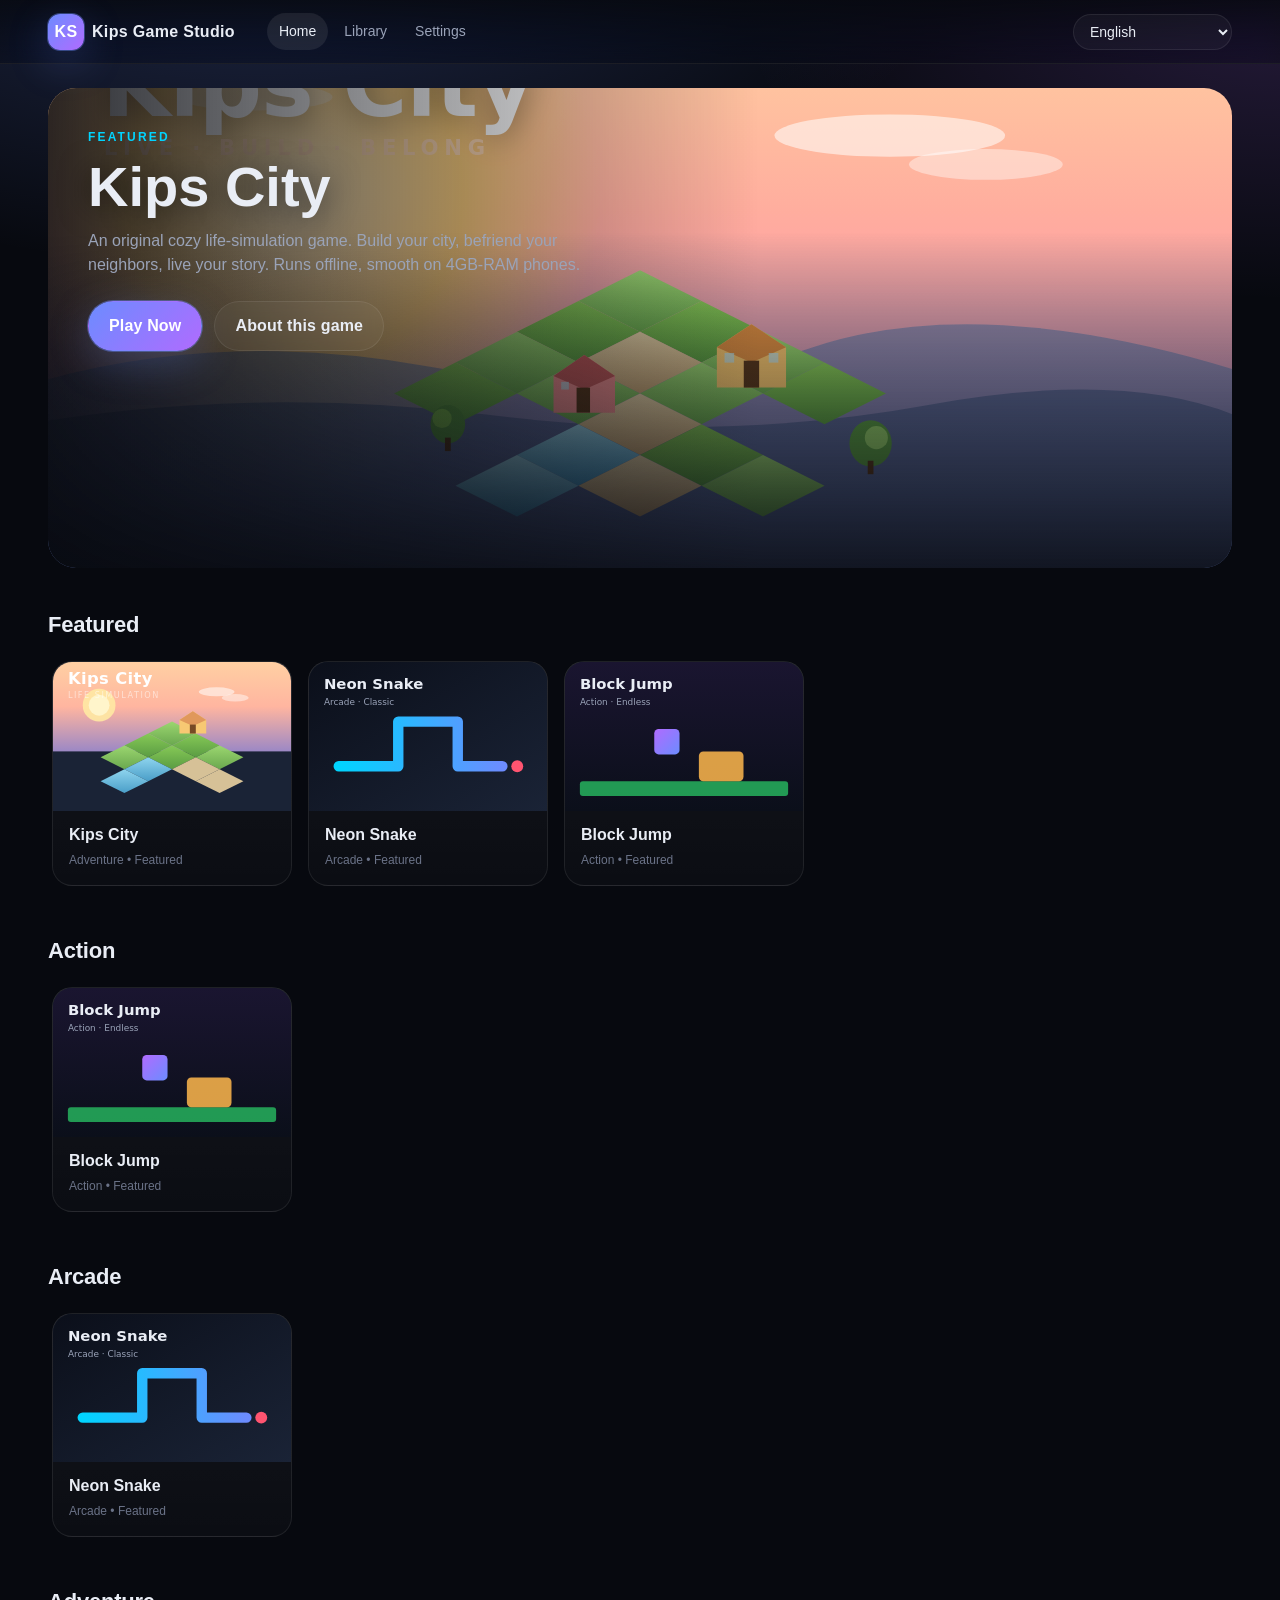
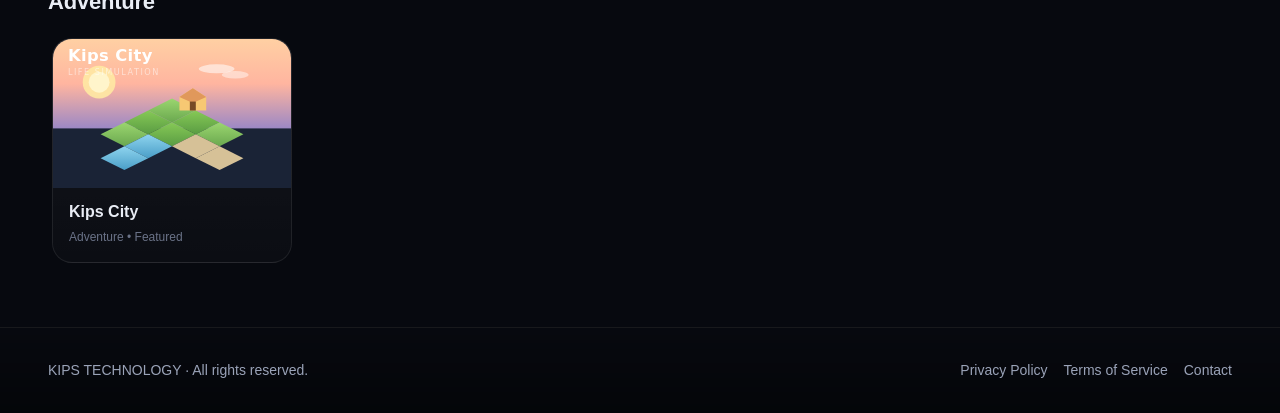
<file: index.html>
<!DOCTYPE html>
<html lang="en" data-theme="dark">
<head>
  <meta charset="UTF-8" />
  <meta http-equiv="X-UA-Compatible" content="IE=edge" />
  <meta name="viewport" content="width=device-width, initial-scale=1.0, viewport-fit=cover, user-scalable=no" />

  <!-- Primary SEO -->
  <title>Kips Game Studio — Premium HTML5 Game Portal</title>
  <meta name="description" content="Play premium HTML5 games online and offline. Action, Puzzle, Arcade, Adventure — all in one premium hub by KIPS TECHNOLOGY. Mobile and desktop ready." />
  <meta name="keywords" content="kips game studio, kips technology, html5 games, online games, offline games, arcade, puzzle, action, adventure, pwa games" />
  <meta name="author" content="KIPS TECHNOLOGY" />
  <meta name="robots" content="index, follow" />
  <meta name="theme-color" content="#0b0f1a" />
  <meta name="color-scheme" content="dark light" />
  <link rel="canonical" href="/" />

  <!-- Open Graph -->
  <meta property="og:type" content="website" />
  <meta property="og:title" content="Kips Game Studio — Premium HTML5 Game Portal" />
  <meta property="og:description" content="Play premium HTML5 games online and offline. By KIPS TECHNOLOGY." />
  <meta property="og:image" content="/assets/icons/og-banner.png" />
  <meta property="og:site_name" content="Kips Game Studio" />

  <!-- Twitter -->
  <meta name="twitter:card" content="summary_large_image" />
  <meta name="twitter:title" content="Kips Game Studio" />
  <meta name="twitter:description" content="Premium HTML5 Game Portal by KIPS TECHNOLOGY" />
  <meta name="twitter:image" content="/assets/icons/og-banner.png" />

  <!-- iOS / Mobile App -->
  <meta name="apple-mobile-web-app-capable" content="yes" />
  <meta name="apple-mobile-web-app-status-bar-style" content="black-translucent" />
  <meta name="apple-mobile-web-app-title" content="Kips Game Studio" />
  <meta name="mobile-web-app-capable" content="yes" />
  <meta name="format-detection" content="telephone=no" />

  <!-- PWA -->
  <link rel="manifest" href="/manifest.webmanifest" />
  <link rel="icon" type="image/png" sizes="32x32" href="/assets/icons/icon-32.png" />
  <link rel="icon" type="image/png" sizes="192x192" href="/assets/icons/icon-192.png" />
  <link rel="apple-touch-icon" href="/assets/icons/icon-180.png" />

  <!-- Performance hints -->
  <link rel="preload" href="/styles/variables.css" as="style" />
  <link rel="preload" href="/styles/layout.css" as="style" />
  <link rel="preload" href="/src/main.js" as="script" />

  <!-- Stylesheets (load order matters: tokens -> reset -> layout -> features) -->
  <link rel="stylesheet" href="/styles/variables.css" />
  <link rel="stylesheet" href="/styles/reset.css" />
  <link rel="stylesheet" href="/styles/layout.css" />
  <link rel="stylesheet" href="/styles/catalog.css" />
  <link rel="stylesheet" href="/styles/player.css" />
  <link rel="stylesheet" href="/styles/animations.css" />

  <!-- AdSense placeholder (replace data-ad-client when going live) -->
  <!-- <script async src="https://pagead2.googlesyndication.com/pagead/js/adsbygoogle.js?client=ca-pub-XXXXXXXXXXXXXXXX" crossorigin="anonymous"></script> -->

  <!-- Structured data -->
  <script type="application/ld+json">
  {
    "@context": "https://schema.org",
    "@type": "WebApplication",
    "name": "Kips Game Studio",
    "publisher": {
      "@type": "Organization",
      "name": "KIPS TECHNOLOGY"
    },
    "applicationCategory": "GameApplication",
    "operatingSystem": "Web, Android, iOS",
    "offers": { "@type": "Offer", "price": "0", "priceCurrency": "USD" }
  }
  </script>
</head>
<body>
  <!-- Accessibility skip link -->
  <a class="skip-link" href="#main">Skip to content</a>

  <!-- Boot splash (removed by main.js once shell is ready) -->
  <div id="boot-splash" class="boot-splash" aria-hidden="false">
    <div class="boot-splash__logo">KS</div>
    <div class="boot-splash__bar"><span></span></div>
    <p class="boot-splash__text" data-i18n="common.loading">Loading…</p>
  </div>

  <!-- App shell -->
  <div id="app" class="app" hidden>
    <header class="app__header" role="banner">
      <a href="#/" class="brand" aria-label="Kips Game Studio home">
        <span class="brand__mark">KS</span>
        <span class="brand__name">Kips Game Studio</span>
      </a>
      <nav class="app__nav" aria-label="Primary">
        <a href="#/" data-route="home" data-i18n="nav.home">Home</a>
        <a href="#/library" data-route="library" data-i18n="nav.library">Library</a>
        <a href="#/settings" data-route="settings" data-i18n="nav.settings">Settings</a>
      </nav>
      <div class="app__tools">
        <select id="lang-select" class="lang-select" aria-label="Language"></select>
      </div>
    </header>

    <main id="main" class="app__main" role="main">
      <!-- Views are mounted here by the SPA router (Batch 2) -->
      <section class="view view--placeholder" data-view="home">
        <h1 class="view__title" data-i18n="home.title">Premium HTML5 Games</h1>
        <p class="view__subtitle" data-i18n="home.subtitle">Loading catalog…</p>
      </section>
    </main>

    <!-- Top banner ad slot (web) -->
    <aside class="ad-slot ad-slot--banner" data-ad-slot="catalog-top" aria-label="Advertisement"></aside>

    <footer class="app__footer" role="contentinfo">
      <div class="app__footer-inner">
        <p class="app__copy">
          <span data-i18n="footer.studio">KIPS TECHNOLOGY</span>
          &middot;
          <span data-i18n="footer.rights">All rights reserved.</span>
        </p>
        <nav class="app__footer-nav" aria-label="Legal">
          <a href="/pages/privacy.html" data-i18n="footer.privacy">Privacy Policy</a>
          <a href="/pages/terms.html" data-i18n="footer.terms">Terms of Service</a>
          <a href="/pages/contact.html" data-i18n="footer.contact">Contact</a>
        </nav>
      </div>
    </footer>
  </div>

  <!-- Bootloader: ES module, async, never blocks main thread -->
  <script type="module" src="/src/main.js"></script>

  <!-- No-JS fallback -->
  <noscript>
    <div style="padding:2rem;text-align:center;color:#fff;background:#0b0f1a;">
      Kips Game Studio requires JavaScript to run. Please enable it.
    </div>
  </noscript>
</body>
</html>
</file>
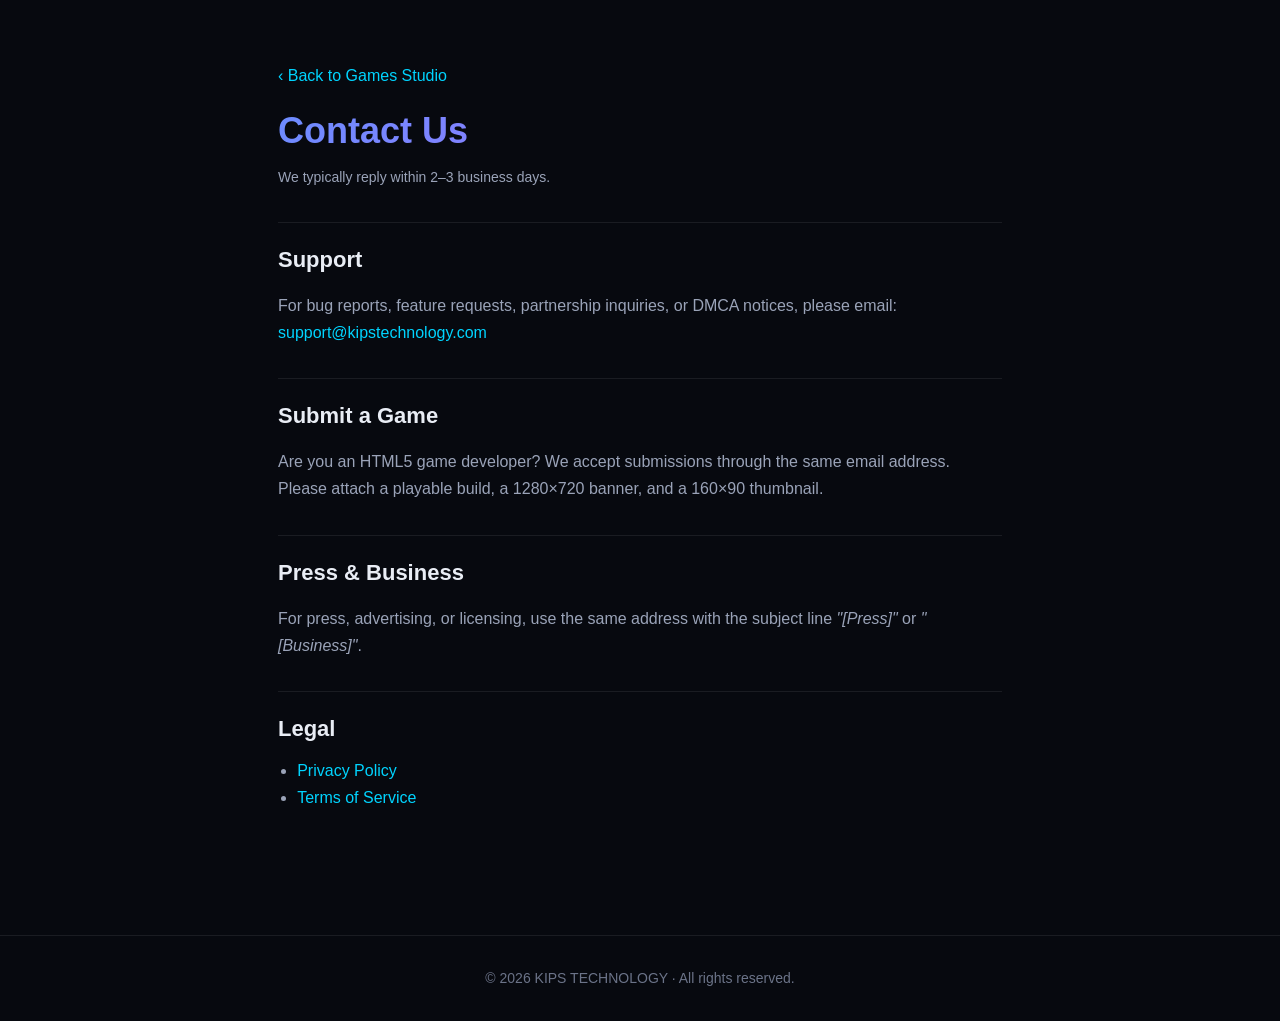
<file: pages/contact.html>
<!DOCTYPE html>
<html lang="en">
<head>
  <meta charset="UTF-8" />
  <meta name="viewport" content="width=device-width, initial-scale=1.0, viewport-fit=cover" />
  <title>Contact — Kips Game Studio</title>
  <meta name="description" content="Get in touch with the Kips Game Studio team." />
  <meta name="theme-color" content="#0b0f1a" />
  <meta name="robots" content="index, follow" />
  <link rel="canonical" href="/pages/contact.html" />
  <link rel="icon" type="image/png" sizes="192x192" href="/assets/icons/icon-192.png" />
  <link rel="stylesheet" href="/styles/variables.css" />
  <link rel="stylesheet" href="/styles/reset.css" />
  <link rel="stylesheet" href="/styles/layout.css" />
  <link rel="stylesheet" href="/pages/_layout.css" />
</head>
<body>
  <main class="legal">
    <a class="legal__back" href="/">‹ Back to Games Studio</a>
    <h1>Contact Us</h1>
    <p class="legal__updated">We typically reply within 2–3 business days.</p>

    <h2>Support</h2>
    <p>
      For bug reports, feature requests, partnership inquiries, or DMCA notices, please email:
      <br />
      <a href="mailto:support@kipstechnology.com">support@kipstechnology.com</a>
    </p>

    <h2>Submit a Game</h2>
    <p>
      Are you an HTML5 game developer? We accept submissions through the same email address.
      Please attach a playable build, a 1280×720 banner, and a 160×90 thumbnail.
    </p>

    <h2>Press &amp; Business</h2>
    <p>
      For press, advertising, or licensing, use the same address with the subject line
      <em>"[Press]"</em> or <em>"[Business]"</em>.
    </p>

    <h2>Legal</h2>
    <ul>
      <li><a href="/pages/privacy.html">Privacy Policy</a></li>
      <li><a href="/pages/terms.html">Terms of Service</a></li>
    </ul>
  </main>
  <footer class="legal-footer">© 2026 KIPS TECHNOLOGY · All rights reserved.</footer>
</body>
</html>
</file>
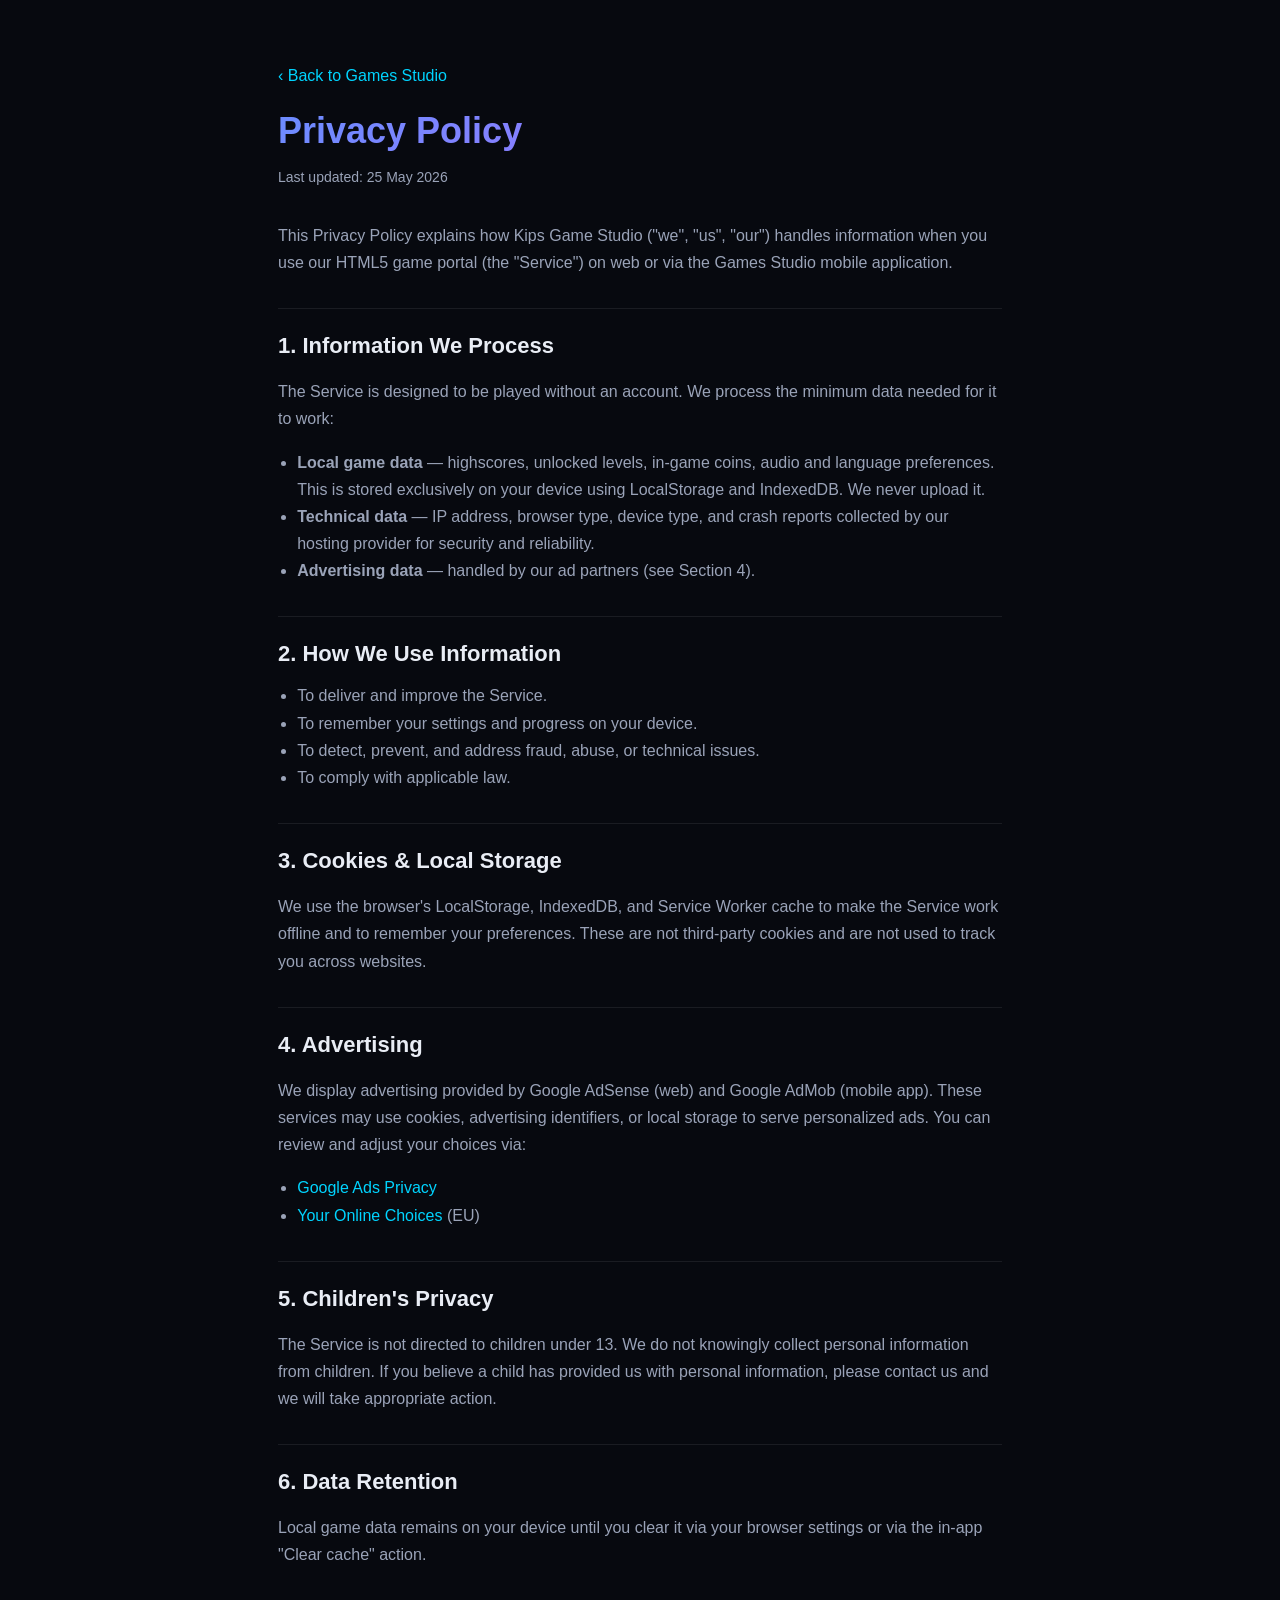
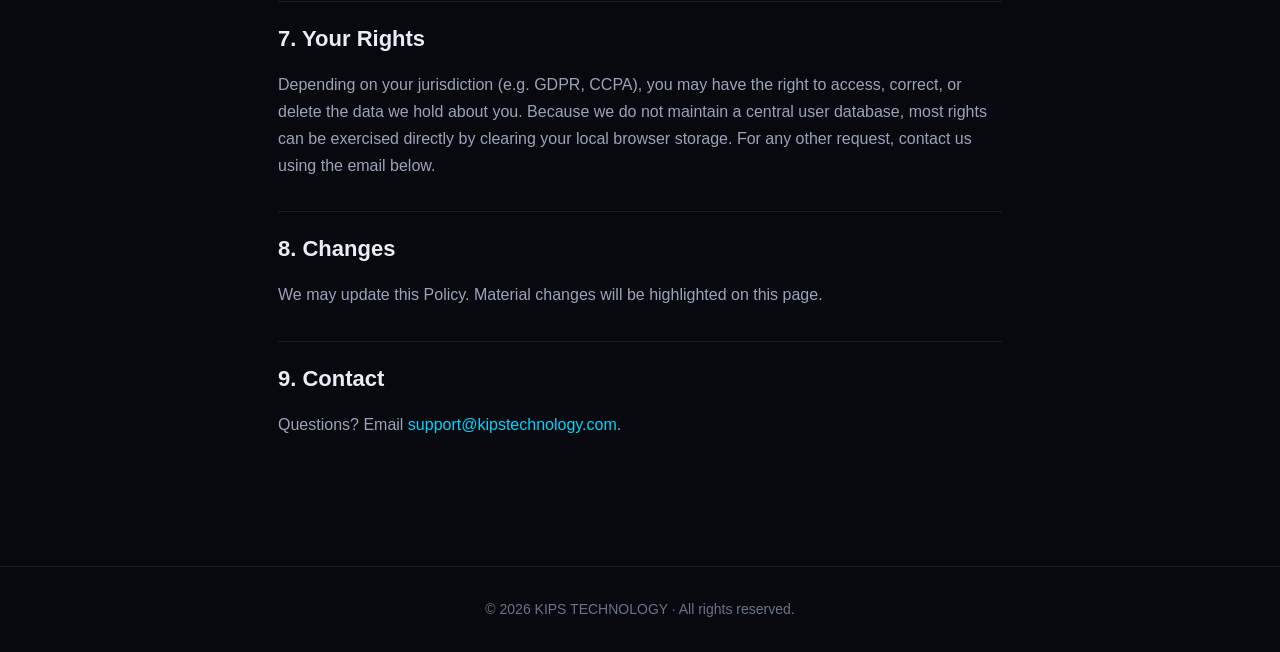
<file: pages/privacy.html>
<!DOCTYPE html>
<html lang="en">
<head>
  <meta charset="UTF-8" />
  <meta name="viewport" content="width=device-width, initial-scale=1.0, viewport-fit=cover" />
  <title>Privacy Policy — Kips Game Studio</title>
  <meta name="description" content="Privacy Policy for Kips Game Studio HTML5 game portal." />
  <meta name="theme-color" content="#0b0f1a" />
  <meta name="robots" content="index, follow" />
  <link rel="canonical" href="/pages/privacy.html" />
  <link rel="icon" type="image/png" sizes="192x192" href="/assets/icons/icon-192.png" />
  <link rel="stylesheet" href="/styles/variables.css" />
  <link rel="stylesheet" href="/styles/reset.css" />
  <link rel="stylesheet" href="/styles/layout.css" />
  <link rel="stylesheet" href="/pages/_layout.css" />
</head>
<body>
  <main class="legal">
    <a class="legal__back" href="/">‹ Back to Games Studio</a>
    <h1>Privacy Policy</h1>
    <p class="legal__updated">Last updated: 25 May 2026</p>

    <p>
      This Privacy Policy explains how Kips Game Studio ("we", "us", "our") handles
      information when you use our HTML5 game portal (the "Service") on web or via the
      Games Studio mobile application.
    </p>

    <h2>1. Information We Process</h2>
    <p>The Service is designed to be played without an account. We process the minimum data needed for it to work:</p>
    <ul>
      <li><strong>Local game data</strong> — highscores, unlocked levels, in-game coins, audio and language preferences. This is stored exclusively on your device using LocalStorage and IndexedDB. We never upload it.</li>
      <li><strong>Technical data</strong> — IP address, browser type, device type, and crash reports collected by our hosting provider for security and reliability.</li>
      <li><strong>Advertising data</strong> — handled by our ad partners (see Section 4).</li>
    </ul>

    <h2>2. How We Use Information</h2>
    <ul>
      <li>To deliver and improve the Service.</li>
      <li>To remember your settings and progress on your device.</li>
      <li>To detect, prevent, and address fraud, abuse, or technical issues.</li>
      <li>To comply with applicable law.</li>
    </ul>

    <h2>3. Cookies & Local Storage</h2>
    <p>
      We use the browser's LocalStorage, IndexedDB, and Service Worker cache to make the
      Service work offline and to remember your preferences. These are not third-party
      cookies and are not used to track you across websites.
    </p>

    <h2>4. Advertising</h2>
    <p>
      We display advertising provided by Google AdSense (web) and Google AdMob (mobile app).
      These services may use cookies, advertising identifiers, or local storage to serve
      personalized ads. You can review and adjust your choices via:
    </p>
    <ul>
      <li><a href="https://policies.google.com/technologies/ads" rel="noopener" target="_blank">Google Ads Privacy</a></li>
      <li><a href="https://www.youronlinechoices.com/" rel="noopener" target="_blank">Your Online Choices</a> (EU)</li>
    </ul>

    <h2>5. Children's Privacy</h2>
    <p>
      The Service is not directed to children under 13. We do not knowingly collect personal
      information from children. If you believe a child has provided us with personal
      information, please contact us and we will take appropriate action.
    </p>

    <h2>6. Data Retention</h2>
    <p>
      Local game data remains on your device until you clear it via your browser settings or
      via the in-app "Clear cache" action.
    </p>

    <h2>7. Your Rights</h2>
    <p>
      Depending on your jurisdiction (e.g. GDPR, CCPA), you may have the right to access,
      correct, or delete the data we hold about you. Because we do not maintain a central
      user database, most rights can be exercised directly by clearing your local browser
      storage. For any other request, contact us using the email below.
    </p>

    <h2>8. Changes</h2>
    <p>We may update this Policy. Material changes will be highlighted on this page.</p>

    <h2>9. Contact</h2>
    <p>Questions? Email <a href="mailto:support@kipstechnology.com">support@kipstechnology.com</a>.</p>
  </main>
  <footer class="legal-footer">© 2026 KIPS TECHNOLOGY · All rights reserved.</footer>
</body>
</html>
</file>
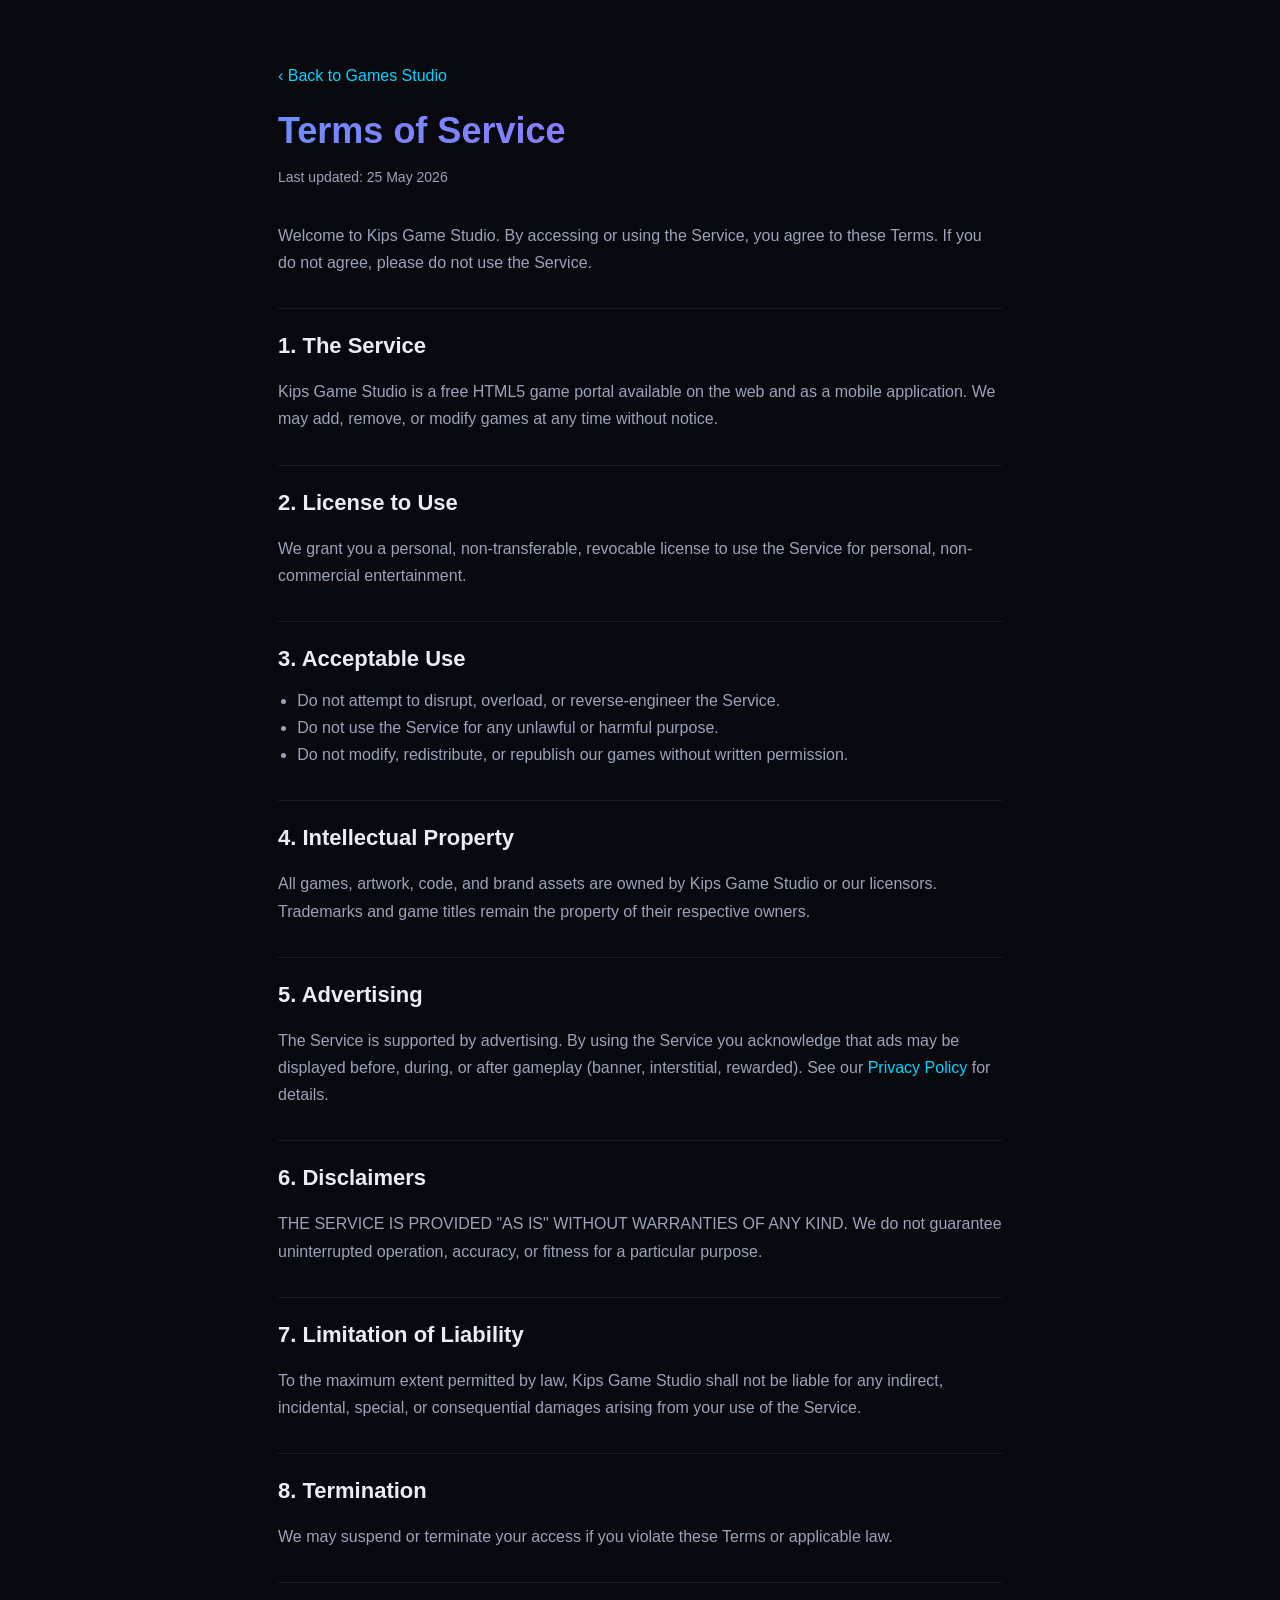
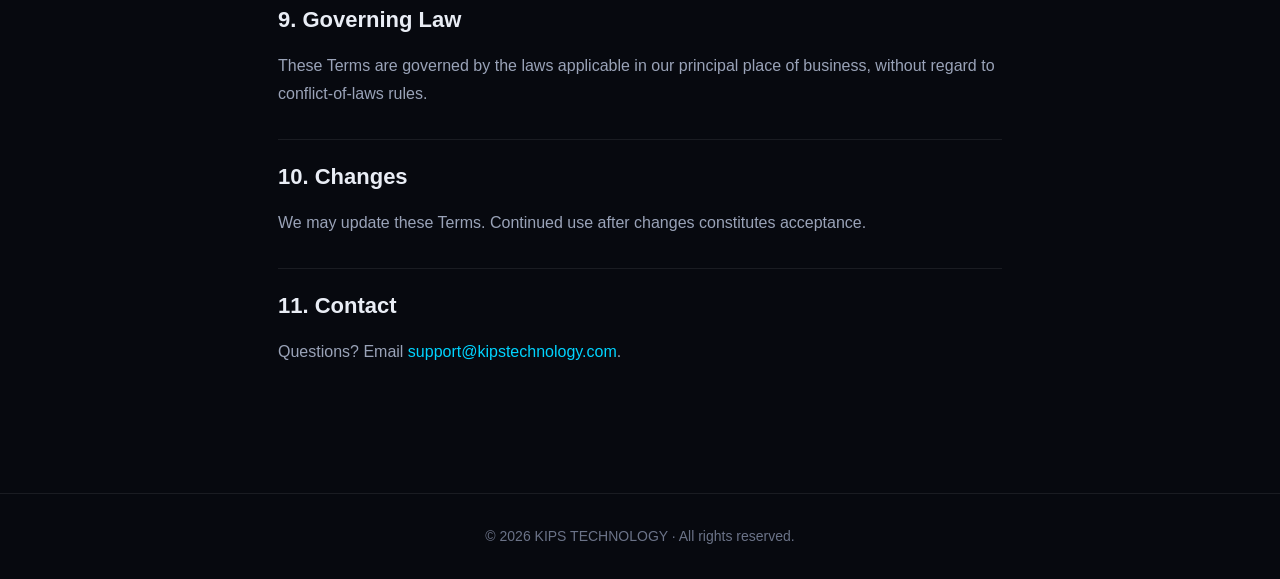
<file: pages/terms.html>
<!DOCTYPE html>
<html lang="en">
<head>
  <meta charset="UTF-8" />
  <meta name="viewport" content="width=device-width, initial-scale=1.0, viewport-fit=cover" />
  <title>Terms of Service — Kips Game Studio</title>
  <meta name="description" content="Terms of Service for Kips Game Studio HTML5 game portal." />
  <meta name="theme-color" content="#0b0f1a" />
  <meta name="robots" content="index, follow" />
  <link rel="canonical" href="/pages/terms.html" />
  <link rel="icon" type="image/png" sizes="192x192" href="/assets/icons/icon-192.png" />
  <link rel="stylesheet" href="/styles/variables.css" />
  <link rel="stylesheet" href="/styles/reset.css" />
  <link rel="stylesheet" href="/styles/layout.css" />
  <link rel="stylesheet" href="/pages/_layout.css" />
</head>
<body>
  <main class="legal">
    <a class="legal__back" href="/">‹ Back to Games Studio</a>
    <h1>Terms of Service</h1>
    <p class="legal__updated">Last updated: 25 May 2026</p>

    <p>
      Welcome to Kips Game Studio. By accessing or using the Service, you agree to these Terms.
      If you do not agree, please do not use the Service.
    </p>

    <h2>1. The Service</h2>
    <p>
      Kips Game Studio is a free HTML5 game portal available on the web and as a mobile
      application. We may add, remove, or modify games at any time without notice.
    </p>

    <h2>2. License to Use</h2>
    <p>
      We grant you a personal, non-transferable, revocable license to use the Service for
      personal, non-commercial entertainment.
    </p>

    <h2>3. Acceptable Use</h2>
    <ul>
      <li>Do not attempt to disrupt, overload, or reverse-engineer the Service.</li>
      <li>Do not use the Service for any unlawful or harmful purpose.</li>
      <li>Do not modify, redistribute, or republish our games without written permission.</li>
    </ul>

    <h2>4. Intellectual Property</h2>
    <p>
      All games, artwork, code, and brand assets are owned by Kips Game Studio or our
      licensors. Trademarks and game titles remain the property of their respective owners.
    </p>

    <h2>5. Advertising</h2>
    <p>
      The Service is supported by advertising. By using the Service you acknowledge that ads
      may be displayed before, during, or after gameplay (banner, interstitial, rewarded).
      See our <a href="/pages/privacy.html">Privacy Policy</a> for details.
    </p>

    <h2>6. Disclaimers</h2>
    <p>
      THE SERVICE IS PROVIDED "AS IS" WITHOUT WARRANTIES OF ANY KIND. We do not guarantee
      uninterrupted operation, accuracy, or fitness for a particular purpose.
    </p>

    <h2>7. Limitation of Liability</h2>
    <p>
      To the maximum extent permitted by law, Kips Game Studio shall not be liable for any
      indirect, incidental, special, or consequential damages arising from your use of the
      Service.
    </p>

    <h2>8. Termination</h2>
    <p>
      We may suspend or terminate your access if you violate these Terms or applicable law.
    </p>

    <h2>9. Governing Law</h2>
    <p>
      These Terms are governed by the laws applicable in our principal place of business,
      without regard to conflict-of-laws rules.
    </p>

    <h2>10. Changes</h2>
    <p>We may update these Terms. Continued use after changes constitutes acceptance.</p>

    <h2>11. Contact</h2>
    <p>Questions? Email <a href="mailto:support@kipstechnology.com">support@kipstechnology.com</a>.</p>
  </main>
  <footer class="legal-footer">© 2026 KIPS TECHNOLOGY · All rights reserved.</footer>
</body>
</html>
</file>
<file: styles/variables.css>
/* ============================================
   Design Tokens — Kips Game Studio (KIPS TECHNOLOGY)
   Mobile-first, premium dark theme
   ============================================ */

:root {
  /* Color palette — deep space / neon accent */
  --c-bg-0:        #07090f;
  --c-bg-1:        #0b0f1a;
  --c-bg-2:        #121828;
  --c-bg-3:        #1a2336;
  --c-surface:     rgba(255, 255, 255, 0.04);
  --c-surface-2:   rgba(255, 255, 255, 0.08);
  --c-border:      rgba(255, 255, 255, 0.08);
  --c-border-2:    rgba(255, 255, 255, 0.16);

  --c-text:        #e9edf5;
  --c-text-mute:   #9aa3b8;
  --c-text-dim:    #6b7388;

  --c-accent:      #6c8cff;     /* primary neon-blue */
  --c-accent-2:    #b06bff;     /* purple accent */
  --c-accent-3:    #00d4ff;     /* cyan accent */
  --c-success:     #2cd56b;
  --c-warning:     #ffb84d;
  --c-danger:      #ff5470;

  /* Gradients */
  --g-brand:       linear-gradient(135deg, var(--c-accent), var(--c-accent-2));
  --g-card:        linear-gradient(180deg, rgba(255,255,255,0.06), rgba(255,255,255,0.02));
  --g-radial-hero: radial-gradient(1200px 600px at 20% -10%, rgba(108,140,255,0.25), transparent 60%),
                   radial-gradient(900px 500px at 100% 0%, rgba(176,107,255,0.18), transparent 60%);

  /* Typography */
  --ff-sans: -apple-system, BlinkMacSystemFont, "Segoe UI", Roboto, "Helvetica Neue", Arial,
             "Noto Sans", "Apple Color Emoji", "Segoe UI Emoji", sans-serif;
  --ff-mono: ui-monospace, SFMono-Regular, Menlo, Consolas, monospace;

  --fs-xs:   0.75rem;
  --fs-sm:   0.875rem;
  --fs-md:   1rem;
  --fs-lg:   1.125rem;
  --fs-xl:   1.375rem;
  --fs-2xl:  1.75rem;
  --fs-3xl:  2.25rem;
  --fs-hero: clamp(2rem, 4vw + 1rem, 3.5rem);

  /* Spacing scale (4px base) */
  --s-1: 0.25rem;
  --s-2: 0.5rem;
  --s-3: 0.75rem;
  --s-4: 1rem;
  --s-5: 1.25rem;
  --s-6: 1.5rem;
  --s-8: 2rem;
  --s-10: 2.5rem;
  --s-12: 3rem;
  --s-16: 4rem;

  /* Radius */
  --r-sm: 6px;
  --r-md: 12px;
  --r-lg: 20px;
  --r-xl: 28px;
  --r-pill: 999px;

  /* Shadows (premium, soft, layered) */
  --sh-sm:  0 1px 2px rgba(0,0,0,0.3);
  --sh-md:  0 6px 24px rgba(0,0,0,0.35);
  --sh-lg:  0 18px 60px rgba(0,0,0,0.45);
  --sh-glow: 0 0 0 1px rgba(108,140,255,0.4), 0 12px 40px rgba(108,140,255,0.25);

  /* Motion */
  --t-fast:  120ms;
  --t-base:  220ms;
  --t-slow:  420ms;
  --ease-out:    cubic-bezier(0.2, 0.7, 0.2, 1);
  --ease-spring: cubic-bezier(0.34, 1.56, 0.64, 1);

  /* Z-index */
  --z-base:    1;
  --z-nav:    100;
  --z-overlay:500;
  --z-modal:  900;
  --z-toast: 1000;

  /* Layout */
  --nav-h: 64px;
  --max-w: 1400px;
  --pad-page: clamp(1rem, 4vw, 2rem);

  /* Safe-area for iOS notch / Android edge */
  --safe-top:    env(safe-area-inset-top, 0);
  --safe-right:  env(safe-area-inset-right, 0);
  --safe-bottom: env(safe-area-inset-bottom, 0);
  --safe-left:   env(safe-area-inset-left, 0);
}

/* Optional light theme */
[data-theme="light"] {
  --c-bg-0: #f6f7fb;
  --c-bg-1: #ffffff;
  --c-bg-2: #f0f2f8;
  --c-bg-3: #e6eaf3;
  --c-text: #0e1426;
  --c-text-mute: #4a5470;
  --c-text-dim: #7882a0;
  --c-border: rgba(0,0,0,0.08);
  --c-border-2: rgba(0,0,0,0.16);
  --c-surface: rgba(0,0,0,0.04);
  --c-surface-2: rgba(0,0,0,0.06);
}
</file>
<file: styles/layout.css>
/* ============================================
   App Shell Layout — mobile-first, Netflix-grade
   ============================================ */

.app {
  display: flex;
  flex-direction: column;
  min-height: 100dvh;
  background:
    var(--g-radial-hero),
    var(--c-bg-0);
  background-attachment: fixed;
}

/* ---------- HEADER ---------- */
.app__header {
  position: sticky;
  top: 0;
  z-index: var(--z-nav);
  display: flex;
  align-items: center;
  gap: var(--s-4);
  padding:
    calc(var(--safe-top) + var(--s-3))
    var(--pad-page)
    var(--s-3);
  height: calc(var(--nav-h) + var(--safe-top));
  background: linear-gradient(180deg, rgba(7,9,15,0.85), rgba(7,9,15,0.4));
  backdrop-filter: saturate(160%) blur(14px);
  -webkit-backdrop-filter: saturate(160%) blur(14px);
  border-bottom: 1px solid var(--c-border);
}

.brand {
  display: inline-flex;
  align-items: center;
  gap: var(--s-2);
  color: var(--c-text);
  font-weight: 700;
  letter-spacing: 0.02em;
}
.brand__mark {
  width: 36px; height: 36px;
  display: grid; place-items: center;
  border-radius: var(--r-md);
  background: var(--g-brand);
  color: #fff;
  font-weight: 800;
  box-shadow: var(--sh-glow);
}
.brand__name { font-size: var(--fs-md); }
@media (max-width: 480px) { .brand__name { display: none; } }

.app__nav {
  display: flex;
  gap: var(--s-1);
  margin-left: var(--s-4);
  flex: 1;
  overflow-x: auto;
  scrollbar-width: none;
}
.app__nav::-webkit-scrollbar { display: none; }
.app__nav a {
  position: relative;
  padding: var(--s-2) var(--s-3);
  border-radius: var(--r-pill);
  color: var(--c-text-mute);
  font-size: var(--fs-sm);
  font-weight: 500;
  transition: color var(--t-fast) var(--ease-out), background var(--t-fast);
  white-space: nowrap;
}
.app__nav a:hover { color: var(--c-text); background: var(--c-surface); }
.app__nav a[aria-current="page"] {
  color: var(--c-text);
  background: var(--c-surface-2);
}

.app__tools { display: flex; align-items: center; gap: var(--s-2); }
.lang-select {
  background: var(--c-surface);
  color: var(--c-text);
  border: 1px solid var(--c-border);
  border-radius: var(--r-pill);
  padding: var(--s-2) var(--s-3);
  font-size: var(--fs-sm);
  cursor: pointer;
  transition: border-color var(--t-fast);
}
.lang-select:hover { border-color: var(--c-border-2); }

/* ---------- MAIN ---------- */
.app__main {
  flex: 1;
  padding:
    var(--s-6)
    var(--pad-page)
    var(--s-12);
  width: 100%;
  max-width: var(--max-w);
  margin: 0 auto;
}

.view {
  animation: fadeUp var(--t-slow) var(--ease-out) both;
}
.view__title {
  font-size: var(--fs-hero);
  font-weight: 800;
  letter-spacing: -0.02em;
  margin: 0 0 var(--s-3);
  background: var(--g-brand);
  -webkit-background-clip: text;
  background-clip: text;
  color: transparent;
}
.view__subtitle {
  color: var(--c-text-mute);
  font-size: var(--fs-lg);
  margin: 0 0 var(--s-8);
  max-width: 60ch;
}
.view__hint {
  color: var(--c-text-dim);
  font-size: var(--fs-sm);
  padding: var(--s-3) var(--s-4);
  background: var(--c-surface);
  border: 1px dashed var(--c-border-2);
  border-radius: var(--r-md);
  display: inline-block;
}

/* ---------- AD SLOT (placeholder, hidden until ads-manager activates it) ---------- */
.ad-slot {
  display: block;
  margin: 0 auto var(--s-6);
  max-width: var(--max-w);
  min-height: 0;
  padding: 0 var(--pad-page);
}
.ad-slot:empty { display: none; }
.ad-slot--banner { /* fills via /styles/ads.css in Batch 6 */ }

/* ---------- FOOTER ---------- */
.app__footer {
  border-top: 1px solid var(--c-border);
  background: linear-gradient(180deg, transparent, rgba(0,0,0,0.4));
  margin-top: auto;
  padding:
    var(--s-8) var(--pad-page)
    calc(var(--safe-bottom) + var(--s-8));
}
.app__footer-inner {
  max-width: var(--max-w);
  margin: 0 auto;
  display: flex;
  flex-wrap: wrap;
  align-items: center;
  justify-content: space-between;
  gap: var(--s-4);
  color: var(--c-text-mute);
  font-size: var(--fs-sm);
}
.app__copy { margin: 0; }
.app__footer-nav { display: flex; flex-wrap: wrap; gap: var(--s-4); }
.app__footer-nav a { color: var(--c-text-mute); }
.app__footer-nav a:hover { color: var(--c-text); }

/* ---------- BOOT SPLASH ---------- */
.boot-splash {
  position: fixed; inset: 0;
  z-index: var(--z-modal);
  display: grid; place-items: center;
  gap: var(--s-4);
  background: var(--c-bg-0);
  color: var(--c-text);
  transition: opacity var(--t-slow) var(--ease-out);
  padding: var(--s-6);
}
.boot-splash--hide { opacity: 0; pointer-events: none; }
.boot-splash__logo {
  width: 84px; height: 84px;
  border-radius: var(--r-xl);
  background: var(--g-brand);
  display: grid; place-items: center;
  font-weight: 800; font-size: 2rem; color: #fff;
  box-shadow: var(--sh-glow);
  animation: pulseGlow 1.6s var(--ease-out) infinite;
}
.boot-splash__bar {
  width: min(220px, 60vw);
  height: 4px;
  background: var(--c-surface);
  border-radius: var(--r-pill);
  overflow: hidden;
}
.boot-splash__bar > span {
  display: block;
  height: 100%; width: 40%;
  background: var(--g-brand);
  border-radius: inherit;
  animation: boot-slide 1.2s var(--ease-out) infinite;
}
.boot-splash__text { color: var(--c-text-mute); font-size: var(--fs-sm); margin: 0; }

/* ---------- RESPONSIVE TWEAKS ---------- */
@media (min-width: 768px) {
  :root { --pad-page: 2rem; }
}
@media (min-width: 1280px) {
  :root { --pad-page: 3rem; }
}
</file>
<file: styles/catalog.css>
/* ============================================
   Catalog — hero, rails, cards, library grid
   ============================================ */

/* ---------- BUTTONS ---------- */
.btn {
  position: relative;
  display: inline-flex;
  align-items: center;
  justify-content: center;
  gap: var(--s-2);
  padding: var(--s-3) var(--s-5);
  border-radius: var(--r-pill);
  font-weight: 600;
  font-size: var(--fs-md);
  letter-spacing: 0.01em;
  border: 1px solid transparent;
  transition:
    transform var(--t-fast) var(--ease-out),
    background var(--t-fast),
    border-color var(--t-fast),
    box-shadow var(--t-fast);
  user-select: none;
  -webkit-user-select: none;
  white-space: nowrap;
}
.btn:active { transform: scale(0.97); }
.btn--primary {
  background: var(--g-brand);
  color: #fff;
  box-shadow: var(--sh-glow);
}
.btn--primary:hover { filter: brightness(1.08); }
.btn--ghost {
  background: var(--c-surface);
  color: var(--c-text);
  border-color: var(--c-border);
  backdrop-filter: blur(8px);
}
.btn--ghost:hover { background: var(--c-surface-2); border-color: var(--c-border-2); }
.btn--danger {
  background: rgba(255, 84, 112, 0.12);
  color: var(--c-danger);
  border-color: rgba(255, 84, 112, 0.4);
}
.btn--danger:hover { background: rgba(255, 84, 112, 0.2); }

/* ---------- HERO ---------- */
.hero {
  position: relative;
  border-radius: var(--r-xl);
  overflow: hidden;
  margin-bottom: var(--s-10);
  min-height: clamp(280px, 42vw, 480px);
  background: var(--c-bg-2);
  isolation: isolate;
}
.hero--empty { padding: var(--s-12); display: grid; place-items: center; text-align: center; }
.hero__media { position: absolute; inset: 0; }
.hero__image {
  position: absolute; inset: 0;
  width: 100%; height: 100%;
  object-fit: cover;
  filter: saturate(1.05);
  transform: scale(1.04);
  animation: fadeIn var(--t-slow) var(--ease-out) both;
}
.hero__scrim {
  position: absolute; inset: 0;
  background:
    linear-gradient(180deg, rgba(7,9,15,0) 30%, rgba(7,9,15,0.85) 100%),
    linear-gradient(90deg, rgba(7,9,15,0.85) 0%, rgba(7,9,15,0) 60%);
}
.hero__content {
  position: relative;
  z-index: 1;
  padding: clamp(var(--s-6), 4vw, var(--s-10));
  max-width: 720px;
  display: flex;
  flex-direction: column;
  gap: var(--s-3);
  margin-top: auto;
  height: 100%;
  justify-content: flex-end;
}
.hero__eyebrow {
  text-transform: uppercase;
  letter-spacing: 0.18em;
  font-size: var(--fs-xs);
  color: var(--c-accent-3);
  margin: 0;
  font-weight: 700;
}
.hero__title {
  font-size: var(--fs-hero);
  font-weight: 800;
  line-height: 1.05;
  margin: 0;
  text-shadow: 0 2px 30px rgba(0,0,0,0.6);
}
.hero__subtitle {
  color: var(--c-text-mute);
  margin: 0;
  max-width: 60ch;
  font-size: var(--fs-md);
}
.hero__actions {
  display: flex;
  flex-wrap: wrap;
  gap: var(--s-3);
  margin-top: var(--s-3);
}

/* ---------- RAIL ---------- */
.rails { display: flex; flex-direction: column; gap: var(--s-8); }
.rail__title {
  font-size: var(--fs-xl);
  font-weight: 700;
  margin: 0 0 var(--s-3);
  letter-spacing: -0.01em;
}
.rail__viewport {
  position: relative;
}
.rail__track {
  display: grid;
  grid-auto-flow: column;
  grid-auto-columns: clamp(160px, 30vw, 240px);
  gap: var(--s-4);
  overflow-x: auto;
  scroll-snap-type: x mandatory;
  padding: var(--s-2) var(--s-1) var(--s-4);
  /* hide scrollbar, keep wheel scroll alive */
  scrollbar-width: none;
  -ms-overflow-style: none;
  cursor: grab;
  scroll-behavior: smooth;
  -webkit-overflow-scrolling: touch;
}
.rail__track::-webkit-scrollbar { display: none; }
.rail__track.is-dragging { cursor: grabbing; scroll-behavior: auto; }

.rail__arrow {
  position: absolute;
  top: 50%;
  width: 44px; height: 44px;
  transform: translateY(-50%);
  border-radius: 50%;
  background: rgba(7,9,15,0.7);
  color: var(--c-text);
  font-size: 1.5rem;
  display: grid; place-items: center;
  z-index: 2;
  opacity: 0;
  transition: opacity var(--t-fast), background var(--t-fast);
  border: 1px solid var(--c-border);
  backdrop-filter: blur(6px);
}
.rail__viewport:hover .rail__arrow { opacity: 1; }
.rail__arrow:hover { background: rgba(7,9,15,0.9); }
.rail__arrow--left  { left: -10px; }
.rail__arrow--right { right: -10px; }
@media (hover: none) { .rail__arrow { display: none; } }

/* ---------- GAME CARD ---------- */
.game-card {
  scroll-snap-align: start;
  display: flex;
  flex-direction: column;
  border-radius: var(--r-lg);
  overflow: hidden;
  background: var(--g-card);
  border: 1px solid var(--c-border);
  cursor: pointer;
  transition:
    transform var(--t-base) var(--ease-spring),
    box-shadow var(--t-base),
    border-color var(--t-base);
  outline: none;
}
.game-card:hover, .game-card:focus-visible {
  transform: translateY(-4px);
  box-shadow: var(--sh-md);
  border-color: var(--c-border-2);
}
.game-card__media {
  position: relative;
  aspect-ratio: 16 / 10;
  background: var(--c-bg-3);
  overflow: hidden;
}
.game-card__thumb {
  width: 100%; height: 100%;
  object-fit: cover;
  transition: transform var(--t-slow) var(--ease-out);
}
.game-card:hover .game-card__thumb { transform: scale(1.05); }
.game-card__overlay {
  position: absolute; inset: 0;
  display: grid; place-items: center;
  background: linear-gradient(180deg, transparent 50%, rgba(7,9,15,0.55) 100%);
  opacity: 0;
  transition: opacity var(--t-base);
}
.game-card:hover .game-card__overlay { opacity: 1; }
.game-card__play {
  font-size: 2rem;
  width: 56px; height: 56px;
  display: grid; place-items: center;
  border-radius: 50%;
  background: var(--g-brand);
  color: #fff;
  box-shadow: var(--sh-glow);
}
.game-card__meta { padding: var(--s-3) var(--s-4) var(--s-4); }
.game-card__title {
  font-size: var(--fs-md);
  font-weight: 600;
  margin: 0 0 var(--s-1);
  white-space: nowrap;
  overflow: hidden;
  text-overflow: ellipsis;
}
.game-card__sub {
  font-size: var(--fs-xs);
  color: var(--c-text-dim);
  margin: 0;
  white-space: nowrap;
  overflow: hidden;
  text-overflow: ellipsis;
}

/* ---------- LIBRARY GRID ---------- */
.library__header { margin-bottom: var(--s-5); }
.library__filters {
  display: flex;
  flex-wrap: wrap;
  gap: var(--s-2);
  margin-bottom: var(--s-6);
}
.library__grid {
  display: grid;
  grid-template-columns: repeat(auto-fill, minmax(180px, 1fr));
  gap: var(--s-4);
}
.game-card--grid { width: 100%; }

/* ---------- CHIPS ---------- */
.chips {
  display: flex;
  flex-wrap: wrap;
  gap: var(--s-2);
  margin: 0;
  padding: 0;
  list-style: none;
}
.chip {
  display: inline-flex;
  align-items: center;
  padding: var(--s-1) var(--s-3);
  background: var(--c-surface);
  border: 1px solid var(--c-border);
  border-radius: var(--r-pill);
  font-size: var(--fs-xs);
  color: var(--c-text-mute);
  cursor: default;
  transition: background var(--t-fast), color var(--t-fast), border-color var(--t-fast);
}
.chip--accent { color: var(--c-accent-3); border-color: rgba(0, 212, 255, 0.3); }
.chip--filter { cursor: pointer; }
.chip--filter[aria-selected="true"] {
  background: var(--g-brand);
  color: #fff;
  border-color: transparent;
  box-shadow: var(--sh-glow);
}

/* ---------- GAME DETAIL ---------- */
.detail__hero {
  position: relative;
  border-radius: var(--r-xl);
  overflow: hidden;
  margin-bottom: var(--s-8);
  min-height: clamp(320px, 50vw, 540px);
  background: var(--c-bg-2);
  isolation: isolate;
}
.detail__banner {
  position: absolute; inset: 0;
  width: 100%; height: 100%; object-fit: cover;
  animation: fadeIn var(--t-slow) var(--ease-out) both;
}
.detail__hero-scrim {
  position: absolute; inset: 0;
  background:
    linear-gradient(180deg, rgba(7,9,15,0.2) 0%, rgba(7,9,15,0.92) 100%),
    linear-gradient(90deg, rgba(7,9,15,0.7) 0%, rgba(7,9,15,0) 70%);
}
.detail__hero-content {
  position: relative;
  z-index: 1;
  padding: clamp(var(--s-5), 4vw, var(--s-10));
  display: flex; flex-direction: column;
  gap: var(--s-3);
  height: 100%;
  justify-content: flex-end;
  min-height: inherit;
}
.detail__back { align-self: flex-start; }
.detail__title {
  font-size: var(--fs-hero);
  font-weight: 800;
  margin: 0;
  text-shadow: 0 2px 30px rgba(0,0,0,0.6);
}
.detail__subtitle {
  color: var(--c-text-mute);
  max-width: 60ch;
  margin: 0;
}
.detail__actions { margin-top: var(--s-3); display: flex; gap: var(--s-3); }

.detail__meta {
  display: grid;
  grid-template-columns: repeat(auto-fit, minmax(160px, 1fr));
  gap: var(--s-4);
  margin-bottom: var(--s-8);
}
.detail__stat {
  background: var(--c-surface);
  border: 1px solid var(--c-border);
  border-radius: var(--r-md);
  padding: var(--s-4);
}
.detail__stat-label {
  display: block;
  font-size: var(--fs-xs);
  color: var(--c-text-dim);
  text-transform: uppercase;
  letter-spacing: 0.1em;
  margin-bottom: var(--s-2);
}
.detail__stat-value {
  font-size: var(--fs-xl);
  font-weight: 700;
}
.detail__about, .detail__tags { margin-bottom: var(--s-8); }
.detail__about h2, .detail__tags h2 {
  font-size: var(--fs-lg); font-weight: 600; margin: 0 0 var(--s-3);
}
.detail__about p { color: var(--c-text-mute); max-width: 70ch; }

/* ---------- SETTINGS ---------- */
.settings__group {
  background: var(--c-surface);
  border: 1px solid var(--c-border);
  border-radius: var(--r-md);
  padding: var(--s-5);
  margin-bottom: var(--s-4);
}
.settings__group h2 {
  font-size: var(--fs-md);
  font-weight: 600;
  margin: 0 0 var(--s-3);
  color: var(--c-text-mute);
  text-transform: uppercase;
  letter-spacing: 0.08em;
}
.settings__row {
  display: flex; align-items: center; justify-content: space-between;
  cursor: pointer;
}
.switch {
  appearance: none;
  -webkit-appearance: none;
  width: 44px; height: 26px;
  background: var(--c-bg-3);
  border-radius: var(--r-pill);
  position: relative;
  cursor: pointer;
  transition: background var(--t-base);
}
.switch::after {
  content: '';
  position: absolute;
  top: 3px; left: 3px;
  width: 20px; height: 20px;
  border-radius: 50%;
  background: #fff;
  transition: transform var(--t-base) var(--ease-spring);
}
.switch:checked { background: var(--c-accent); }
.switch:checked::after { transform: translateX(18px); }
.settings__version { color: var(--c-text-dim); font-size: var(--fs-sm); }

/* ---------- PLAY (placeholder) ---------- */
.view--play { min-height: 60vh; display: grid; place-items: center; }
.play__placeholder {
  text-align: center;
  padding: var(--s-12) var(--s-6);
  background: var(--c-surface);
  border: 1px dashed var(--c-border-2);
  border-radius: var(--r-xl);
  max-width: 560px;
}
.play__placeholder .btn { margin-top: var(--s-5); }

/* ---------- LAZY IMAGE FADE-IN ---------- */
.lazy-img { opacity: 0; transition: opacity var(--t-slow) var(--ease-out); }
.lazy-img.is-loaded { opacity: 1; }
.lazy-img.is-failed { opacity: 0.3; filter: saturate(0); }
</file>
<file: styles/player.css>
/* ============================================
   Game Player — fullscreen overlay for in-game
   ============================================ */

.kc-play-root {
  position: fixed;
  inset: 0;
  z-index: 9999; /* Above EVERYTHING — hub header, nav, footer, modals */
  display: flex;
  flex-direction: column;
  background: #07090f;
  overflow: hidden;
  /* Disable iOS rubber-banding on the player */
  overscroll-behavior: contain;
  touch-action: none;
}

/* When game is fullscreen, hide the hub shell completely so nothing bleeds through */
body:has(.kc-play-root) .app__header,
body:has(.kc-play-root) .app__footer,
body:has(.kc-play-root) .ad-slot {
  display: none !important;
}

/* True browser fullscreen: fill entire viewport, no safe-area offsets */
.kc-play-root:fullscreen,
.kc-play-root:-webkit-full-screen {
  padding: 0;
}
.kc-play-root:fullscreen .kc-play-exit,
.kc-play-root:-webkit-full-screen .kc-play-exit {
  top: 12px;
  left: 12px;
}
.kc-play-root:fullscreen .kc-play-fullscreen,
.kc-play-root:-webkit-full-screen .kc-play-fullscreen {
  top: 12px;
  right: 12px;
}

.kc-play-root,
.kc-play-root * {
  box-sizing: border-box;
}

/* Game mounts its canvases inside this container */
.kc-play-game {
  position: relative;
  flex: 1;
  width: 100%;
  height: 100%;
  overflow: hidden;
  background: #07090f;
}

/* Cinematic loading overlay that fades out when the game module is ready */
.kc-play-loading {
  position: absolute;
  inset: 0;
  z-index: 10;
  display: flex;
  flex-direction: column;
  align-items: center;
  justify-content: center;
  gap: var(--s-4);
  background:
    radial-gradient(900px 500px at 50% 30%, rgba(108, 140, 255, 0.18), transparent 60%),
    var(--c-bg-0);
  color: var(--c-text);
  text-align: center;
  padding: var(--s-6);
  transition: opacity 0.4s ease;
}

.kc-play-loading[data-fading="1"] {
  opacity: 0;
  pointer-events: none;
}

.kc-play-loading__spinner {
  width: 56px;
  height: 56px;
  border-radius: 50%;
  border: 3px solid rgba(255, 255, 255, 0.1);
  border-top-color: var(--c-accent);
  border-right-color: var(--c-accent-3);
  animation: kc-play-spin 1s linear infinite;
}

@keyframes kc-play-spin {
  to { transform: rotate(360deg); }
}

.kc-play-loading__title {
  font-size: var(--fs-xl);
  font-weight: 700;
  margin: 0;
  color: var(--c-text);
}

.kc-play-loading__sub {
  font-size: var(--fs-sm);
  color: var(--c-text-mute);
  margin: 0;
}

.kc-play-loading__error {
  color: var(--c-danger);
  font-size: var(--fs-sm);
  max-width: 32em;
  margin: 0;
}

/* Floating Exit button (top-left, safe-area aware, semi-transparent until hover) */
.kc-play-exit {
  position: absolute;
  top: calc(env(safe-area-inset-top, 0px) + 12px);
  left: calc(env(safe-area-inset-left, 0px) + 12px);
  z-index: 11;
  padding: var(--s-2, 8px) var(--s-3, 12px);
  font-size: 12px;
  background: rgba(15, 22, 38, 0.6);
  color: rgba(255, 255, 255, 0.8);
  border: 1px solid rgba(255, 255, 255, 0.08);
  border-radius: 10px;
  font-weight: 600;
  cursor: pointer;
  backdrop-filter: blur(10px) saturate(120%);
  -webkit-backdrop-filter: blur(10px) saturate(120%);
  display: inline-flex;
  align-items: center;
  gap: 4px;
  transition: background 160ms ease, border-color 160ms ease, transform 100ms ease, opacity 300ms ease;
  box-shadow: 0 6px 18px rgba(0, 0, 0, 0.25);
  opacity: 0.65;
}
.kc-play-exit:hover {
  background: rgba(20, 28, 50, 0.92);
  border-color: rgba(255, 255, 255, 0.18);
  color: #fff;
  opacity: 1;
}
.kc-play-exit:active {
  transform: scale(0.97);
}

/* Error fallback (game not found) */
.view--play-error {
  text-align: center;
  padding: var(--s-12);
  color: var(--c-text-mute);
}
.view--play-error h1 {
  color: var(--c-text);
  margin-bottom: var(--s-3);
}



/* Fullscreen toggle button (top-right) */
.kc-play-fullscreen {
  position: absolute;
  top: calc(env(safe-area-inset-top, 0px) + 12px);
  right: calc(env(safe-area-inset-right, 0px) + 12px);
  z-index: 11;
  width: 40px;
  height: 40px;
  display: grid;
  place-items: center;
  font-size: 18px;
  background: rgba(15, 22, 38, 0.78);
  color: var(--c-text, #e9edf5);
  border: 1px solid rgba(255, 255, 255, 0.1);
  border-radius: 12px;
  cursor: pointer;
  backdrop-filter: blur(10px) saturate(120%);
  -webkit-backdrop-filter: blur(10px) saturate(120%);
  box-shadow: 0 8px 24px rgba(0, 0, 0, 0.3);
  transition: background 160ms ease, border-color 160ms ease, transform 100ms ease;
  user-select: none;
  -webkit-user-select: none;
  line-height: 1;
}
.kc-play-fullscreen:hover {
  background: rgba(20, 28, 50, 0.92);
  border-color: rgba(255, 255, 255, 0.18);
}
.kc-play-fullscreen:active {
  transform: scale(0.93);
}
/* Hide if Fullscreen API is not supported */
.kc-play-fullscreen[hidden] {
  display: none !important;
}
</file>
<file: styles/animations.css>
/* ============================================
   Animation library — cinematic transitions
   Used by views, ripple, splash, catalog, etc.
   ============================================ */

@keyframes fadeUp {
  from { opacity: 0; transform: translate3d(0, 12px, 0); }
  to   { opacity: 1; transform: translate3d(0, 0, 0); }
}

@keyframes fadeIn {
  from { opacity: 0; }
  to   { opacity: 1; }
}

@keyframes scaleIn {
  from { opacity: 0; transform: scale(0.96); }
  to   { opacity: 1; transform: scale(1); }
}

@keyframes slideInRight {
  from { opacity: 0; transform: translate3d(24px, 0, 0); }
  to   { opacity: 1; transform: translate3d(0, 0, 0); }
}

@keyframes pulseGlow {
  0%, 100% { box-shadow: 0 0 0 1px rgba(108,140,255,0.4), 0 12px 40px rgba(108,140,255,0.25); }
  50%      { box-shadow: 0 0 0 1px rgba(108,140,255,0.7), 0 18px 60px rgba(108,140,255,0.45); }
}

@keyframes boot-slide {
  0%   { transform: translateX(-100%); }
  100% { transform: translateX(300%); }
}

/* Ripple click — wired up in Batch 2 (ui/ripple.js) */
@keyframes ripple {
  to { transform: scale(2.4); opacity: 0; }
}
.ripple {
  position: relative;
  overflow: hidden;
  isolation: isolate;
}
.ripple > .ripple__wave {
  position: absolute;
  border-radius: 50%;
  pointer-events: none;
  background: rgba(255, 255, 255, 0.35);
  transform: scale(0);
  animation: ripple 600ms var(--ease-out) forwards;
  z-index: 0;
}

/* Page-level transition helpers */
.t-fade-up   { animation: fadeUp   var(--t-slow) var(--ease-out) both; }
.t-fade-in   { animation: fadeIn   var(--t-base) var(--ease-out) both; }
.t-scale-in  { animation: scaleIn  var(--t-base) var(--ease-spring) both; }
.t-slide-in  { animation: slideInRight var(--t-base) var(--ease-out) both; }
</file>
<file: pages/_layout.css>
/* Legal pages — sober, readable */
.legal {
  max-width: 820px;
  margin: 0 auto;
  padding: clamp(2rem, 6vw, 4rem) var(--pad-page);
}
.legal h1 {
  font-size: var(--fs-3xl);
  margin: 0 0 var(--s-2);
  background: var(--g-brand);
  -webkit-background-clip: text;
  background-clip: text;
  color: transparent;
}
.legal__updated { color: var(--c-text-dim); font-size: var(--fs-sm); margin: 0 0 var(--s-8); }
.legal h2 {
  font-size: var(--fs-xl);
  margin: var(--s-8) 0 var(--s-3);
  border-top: 1px solid var(--c-border);
  padding-top: var(--s-5);
}
.legal p, .legal li { color: var(--c-text-mute); line-height: 1.7; }
.legal a { color: var(--c-accent-3); }
.legal ul { padding-left: 1.2rem; list-style: disc; margin: var(--s-3) 0; }
.legal__back {
  display: inline-flex; align-items: center; gap: var(--s-2);
  color: var(--c-text-mute); margin-bottom: var(--s-4);
}
.legal__back:hover { color: var(--c-text); }
.legal-footer { text-align: center; color: var(--c-text-dim); font-size: var(--fs-sm); padding: var(--s-8) 0; border-top: 1px solid var(--c-border); margin-top: var(--s-12); }
</file>
